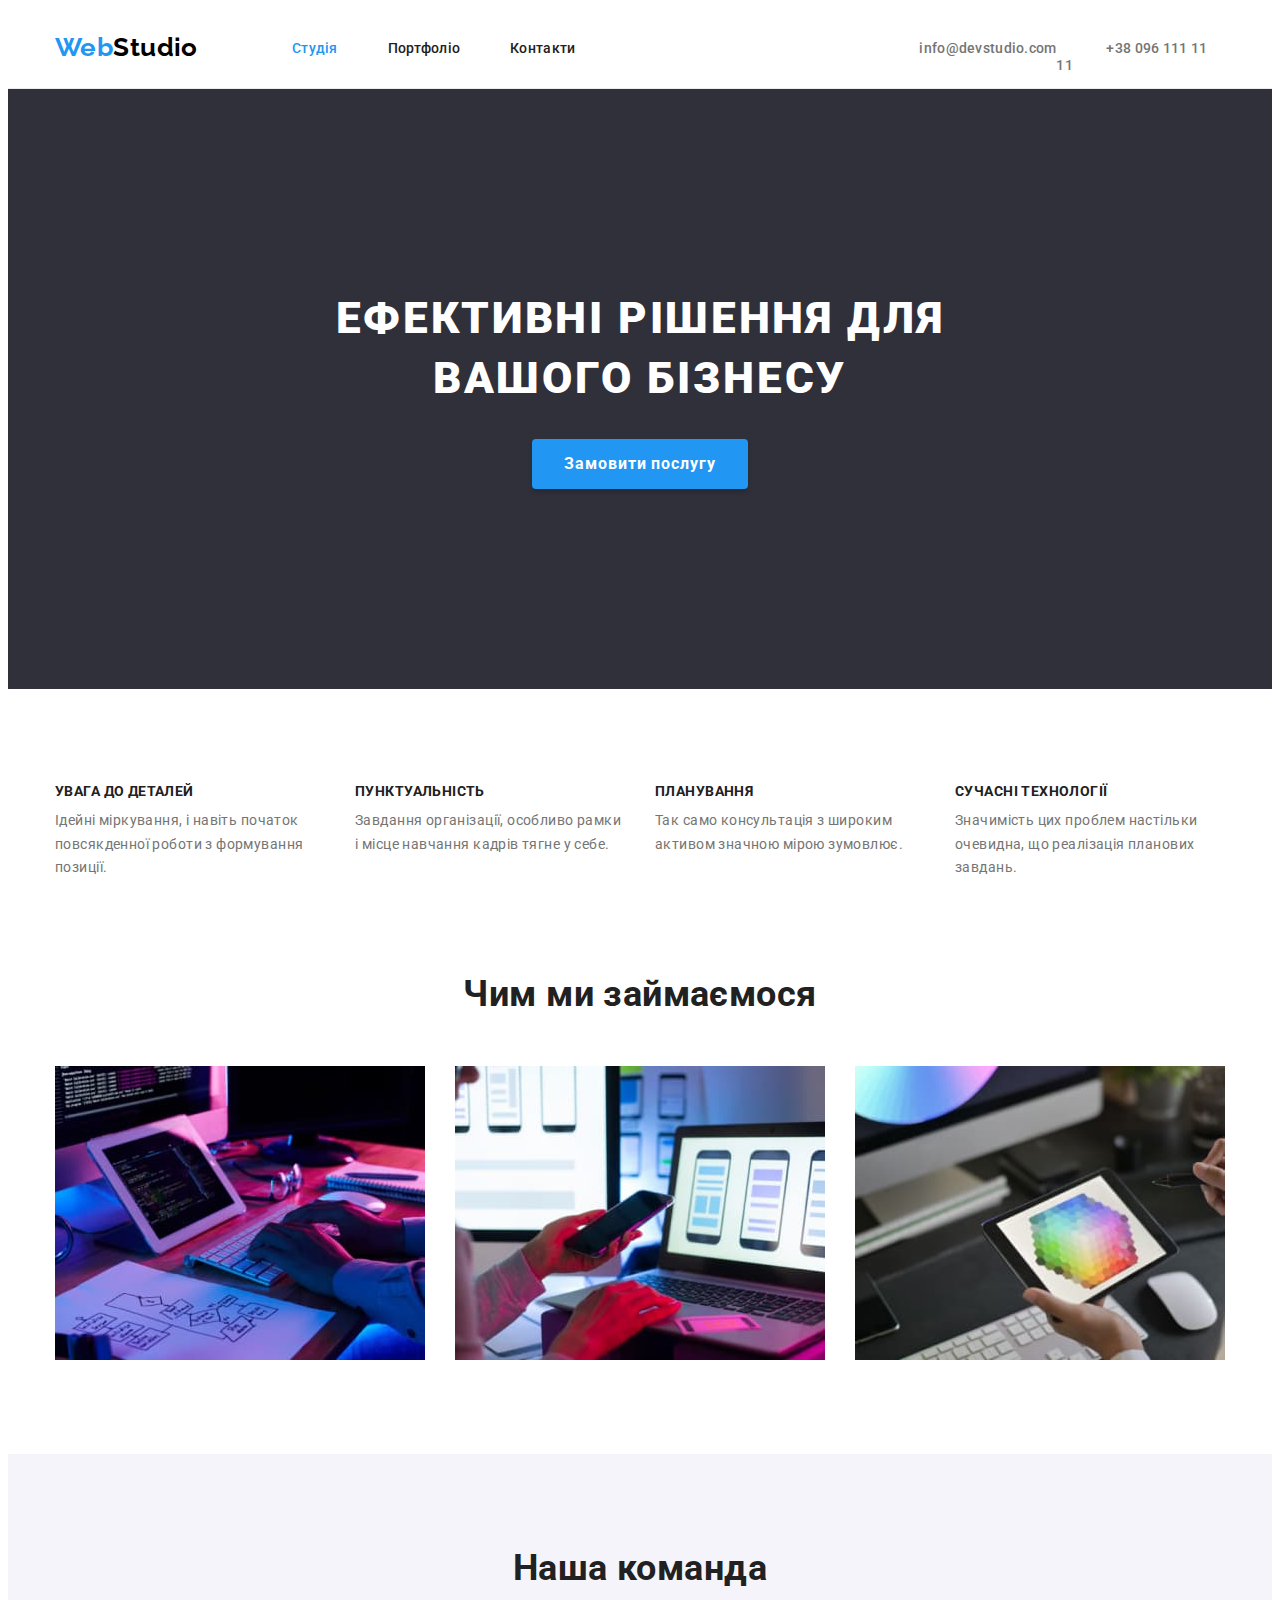
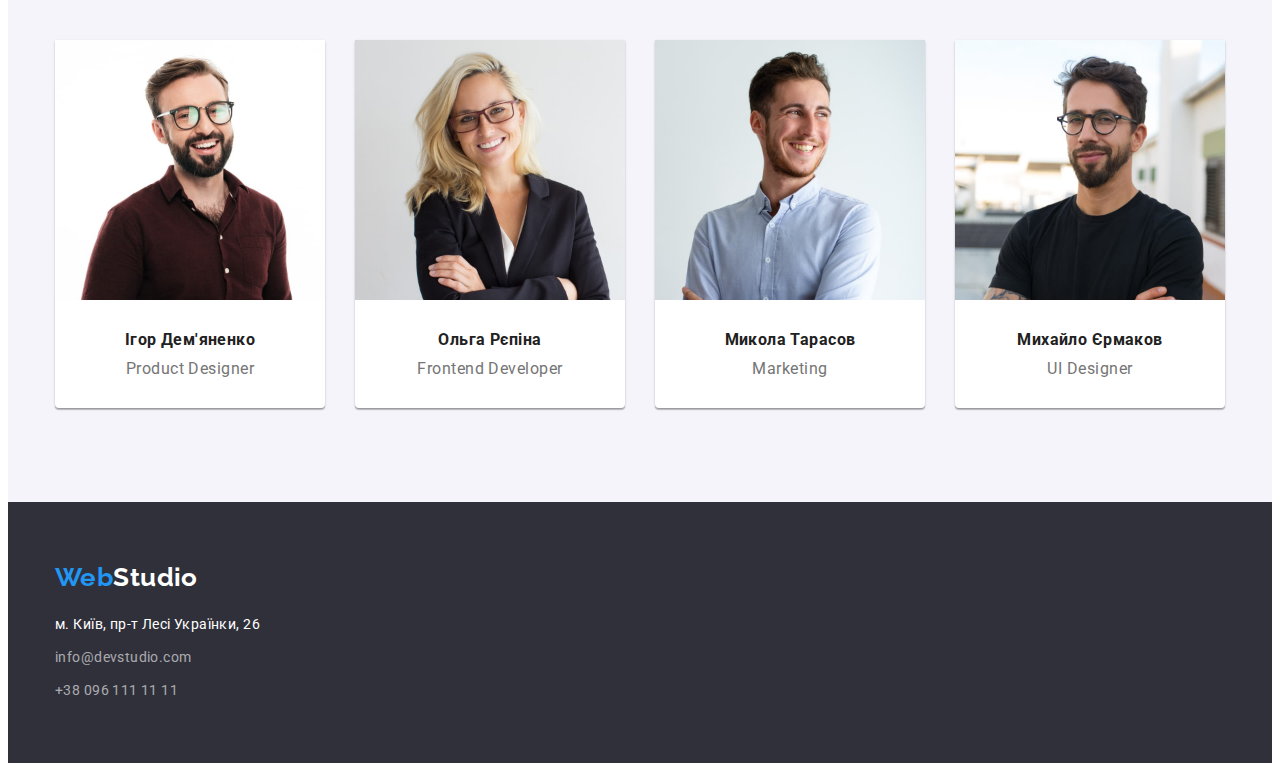
<file: index.html>
<!DOCTYPE html>
<html lang="uk">
  <head>
    <meta charset="UTF-8" />
    <meta http-equiv="X-UA-Compatible" content="IE=edge" />
    <meta
      name="viewport"
      content="width=device-width, initial-scale=1.0"
    />
    <link rel="stylesheet" href="./css/styles.css" />
    <link
      rel="stylesheet"
      href="https://cdnjs.cloudflare.com/ajax/libs/modern-normalize/1.1.0/modern-normalize.min.css"
      integrity="sha512-wpPYUAdjBVSE4KJnH1VR1HeZfpl1ub8YT/NKx4PuQ5NmX2tKuGu6U/JRp5y+Y8XG2tV+wKQpNHVUX03MfMFn9Q=="
      crossorigin="anonymous"
      referrerpolicy="no-referrer"
    />
    <link
      href="https://fonts.googleapis.com/css2?family=Raleway:wght@700&family=Roboto:wght@400;500;700;900&display=swap"
      rel="stylesheet"
    />
    <title>WebStudio</title>
  </head>
  <body id="body">
    <!-- header -->
    <header>
      <div class="content-container content-display">
        <a href="./index.html" class="icon-link top-icon"
          ><span class="half-icon">Web</span
          ><span class="second-half-top">Studio</span></a
        >
        <nav>
          <ul class="list-string list top-list navigation">
            <li>
              <a
                href="./index.html"
                class="link-aktive link navigation-style"
                >Студія</a
              >
            </li>
            <li>
              <a
                href="./portfolio.html"
                class="link navigation-style"
                >Портфоліо</a
              >
            </li>
            <li>
              <a href="#" class="navigation-style link"
                >Контакти</a
              >
            </li>
          </ul>
        </nav>
        <ul class="list-string list top-list contacts">
          <li>
            <a
              href="mailto:info@devstudio.com"
              class="contact-link-top link"
              >info@devstudio.com</a
            >
          </li>
          <li>
            <a
              href="tel:+380961111111"
              class="contact-link-top link top-phone"
              >+38 096 111 11 11</a
            >
          </li>
        </ul>
      </div>
    </header>
    <!-- hero -->
    <main>
      <section class="product">
        <div class="content-container">
          <h1 class="product-advertising">
            Ефективні рішення для вашого бізнесу
          </h1>
          <button type="button" class="sell">
            Замовити послугу
          </button>
        </div>
      </section>
      <!-- about -->
      <section class="section">
        <div class="content-container">
          <h2 class="visually-hidden">
            цей тег потрібно буде приховати
          </h2>
          <ul class="list-string list">
            <li class="benefits">
              <h3 class="benefits-name">
                УВАГА ДО ДЕТАЛЕЙ
              </h3>
              <p class="explanation">
                Ідейні міркування, i навіть початок<br />
                повсякденної роботи з формування<br />
                позиції.
              </p>
            </li>
            <li class="benefits">
              <h3 class="benefits-name">ПУНКТУАЛЬНІСТЬ</h3>
              <p class="explanation">
                Завдання організації, особливо рамки<br />
                i місце навчання кадрів тягне у себе.
              </p>
            </li>
            <li class="benefits">
              <h3 class="benefits-name">ПЛАНУВАННЯ</h3>
              <p class="explanation">
                Так само консультація з широким<br />
                активом значною мірою зумовлює.
              </p>
            </li>
            <li class="benefits">
              <h3 class="benefits-name">
                СУЧАСНІ ТЕХНОЛОГІЇ
              </h3>
              <p class="explanation">
                Значимість цих проблем настільки<br />
                очевидна, що реалізація планових<br />
                завдань.
              </p>
            </li>
          </ul>
        </div>
      </section>
      <section class="about">
        <div class="content-container">
          <h2 class="micro-header">Чим ми займаємося</h2>
          <ul class="list-string list list-photo-do">
            <li>
              <img
                src="./imiges/coding_for_computer.jpg"
                alt="написання кода для компьютера"
                width="370"
              />
            </li>
            <li>
              <img
                src="./imiges/coding_for_phone.jpg"
                alt="написання кода для телефона"
                width="370"
              />
            </li>
            <li>
              <img
                src="./imiges/coding_for_tablet.jpg"
                alt="написання кода для планшетів"
                width="370"
              />
            </li>
          </ul>
        </div>
      </section>
      <!-- about-team -->
      <section class="team section">
        <div class="content-container">
          <h2 class="micro-header">Наша команда</h2>
          <ul class="list-string list list-photo-masters">
            <li>
              <img
                src="./imiges/igor.jpg"
                alt="фото Ігор Дем'яненко"
                width="270"
              />
              <div class="employee-position">
                <h3>Ігор Дем'яненко</h3>
                <p>Product Designer</p>
              </div>
            </li>
            <li>
              <img
                src="./imiges/olga.jpg"
                alt="фото Ольга Рєпіна"
                width="270"
              />
              <div class="employee-position">
                <h3>Ольга Рєпіна</h3>
                <p>Frontend Developer</p>
              </div>
            </li>
            <li>
              <img
                src="./imiges/mukola.jpg"
                alt="фото Микола Тарасов"
                width="270"
              />
              <div class="employee-position">
                <h3>Микола Тарасов</h3>
                <p>Marketing</p>
              </div>
            </li>
            <li>
              <img
                src="./imiges/muhail.jpg"
                alt="фото Михайло Єрмаков"
                width="270"
              />
              <div class="employee-position">
                <h3>Михайло Єрмаков</h3>
                <p>UI Designer</p>
              </div>
            </li>
          </ul>
        </div>
      </section>
    </main>
    <!-- footer -->
    <footer>
      <div class="content-container">
        <a href="./index.html" class="icon-link"
          ><span class="half-icon">Web</span
          ><span class="second-half-bottom">Studio</span></a
        >
        <address>
          <ul class="list addres-list">
            <li class="addres-item">
              <a
                href="https://goo.gl/maps/ePnTD5v6CN75cSG8A"
                target="_blank"
                rel="noopener noreferrer nofollow"
                class="adres-link link"
                >м. Київ, пр-т Лесі Українки, 26</a
              >
            </li>
            <li class="addres-item">
              <a
                href="mailto:info@devstudio.com"
                class="contact-link-bottom link"
                >info@devstudio.com</a
              >
            </li>
            <li class="addres-item">
              <a
                href="tel:+380961111111"
                class="contact-link-bottom link"
                >+38 096 111 11 11</a
              >
            </li>
          </ul>
        </address>
      </div>
    </footer>
  </body>
</html>
</file>
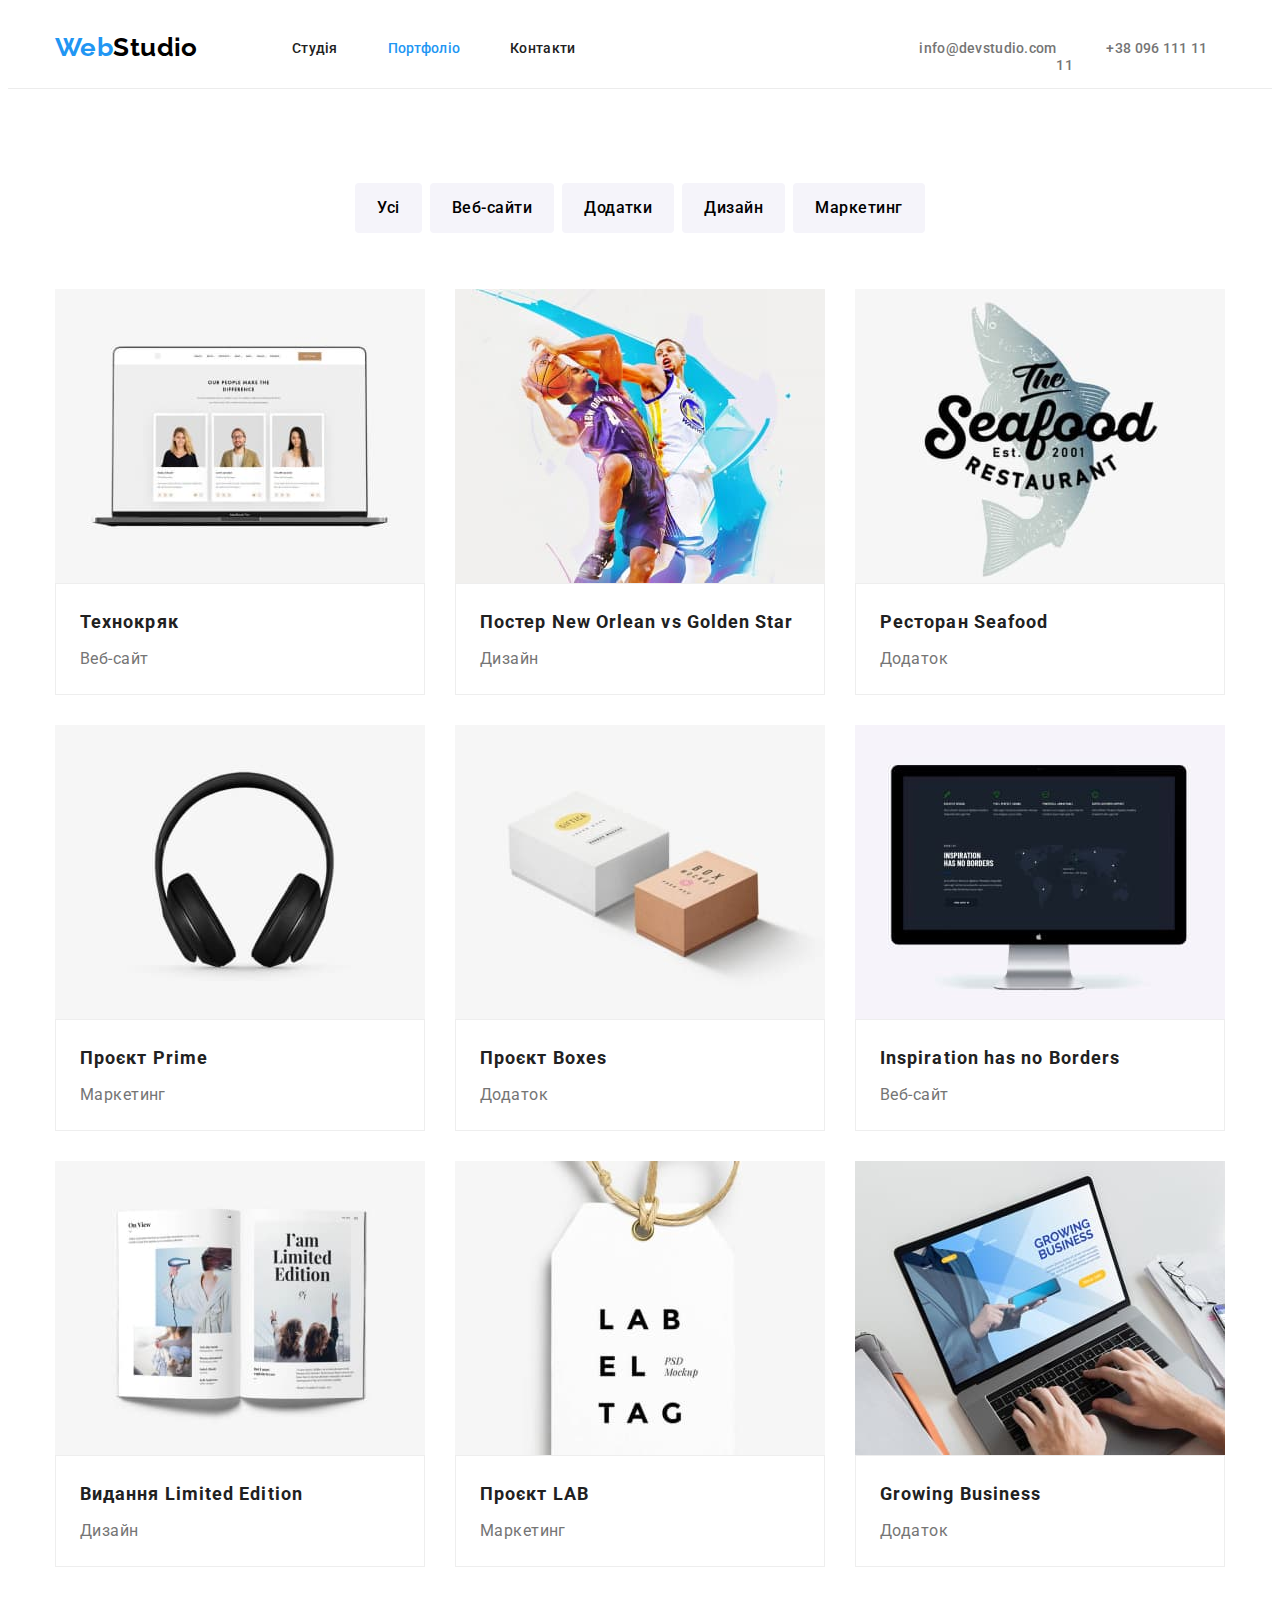
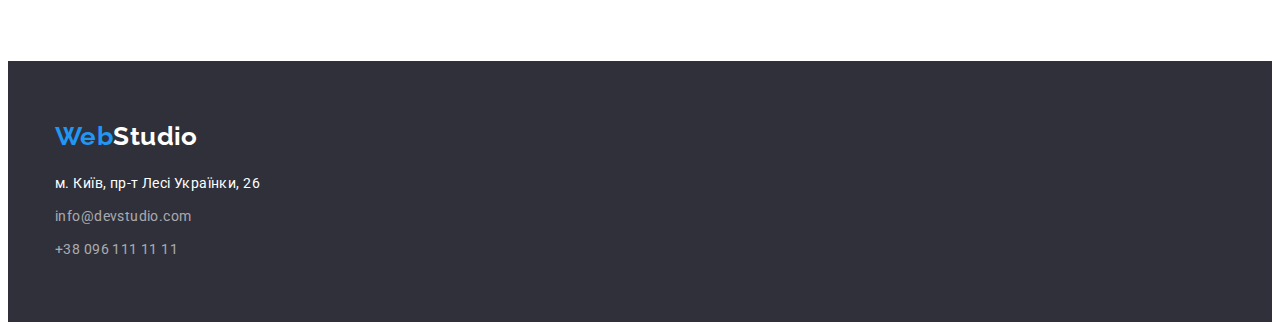
<file: portfolio.html>
<!DOCTYPE html>
<html lang="uk">
  <head>
    <meta charset="UTF-8" />
    <meta http-equiv="X-UA-Compatible" content="IE=edge" />
    <meta
      name="viewport"
      content="width=device-width, initial-scale=1.0"
    />
    <link rel="stylesheet" href="./css/styles.css" />
    <link
      rel="stylesheet"
      href="https://cdnjs.cloudflare.com/ajax/libs/modern-normalize/1.1.0/modern-normalize.min.css"
      integrity="sha512-wpPYUAdjBVSE4KJnH1VR1HeZfpl1ub8YT/NKx4PuQ5NmX2tKuGu6U/JRp5y+Y8XG2tV+wKQpNHVUX03MfMFn9Q=="
      crossorigin="anonymous"
      referrerpolicy="no-referrer"
    />
    <link
      href="https://fonts.googleapis.com/css2?family=Raleway:wght@700&family=Roboto:wght@400;500;700;900&display=swap"
      rel="stylesheet"
    />
    <title>Портфоліо</title>
  </head>
  <body id="body">
    <!-- header -->
    <header>
      <div class="content-container content-display">
        <a href="./index.html" class="icon-link top-icon"
          ><span class="half-icon">Web</span
          ><span class="second-half-top">Studio</span></a
        >
        <nav>
          <ul class="list-string list top-list navigation">
            <li>
              <a
                href="./index.html"
                class="navigation-style link"
                >Студія</a
              >
            </li>
            <li>
              <a
                href="./portfolio.html"
                class="link-aktive link navigation-style"
                >Портфоліо</a
              >
            </li>
            <li>
              <a href="#" class="navigation-style link"
                >Контакти</a
              >
            </li>
          </ul>
        </nav>
        <ul class="list-string list top-list contacts">
          <li>
            <a
              href="mailto:info@devstudio.com"
              class="contact-link-top link"
              >info@devstudio.com</a
            >
          </li>
          <li>
            <a
              href="tel:+380961111111"
              class="contact-link-top link top-phone"
              >+38 096 111 11 11</a
            >
          </li>
        </ul>
      </div>
    </header>
    <!-- hero -->
    <main>
      <section class="section">
        <div class="content-container">
          <h1 class="visually-hidden">приклади робот</h1>
          <ul class="list list-sorting">
            <li>
              <button type="button" class="sorting-button">
                Усі
              </button>
            </li>
            <li>
              <button type="button" class="sorting-button">
                Веб-сайти
              </button>
            </li>
            <li>
              <button type="button" class="sorting-button">
                Додатки
              </button>
            </li>
            <li>
              <button type="button" class="sorting-button">
                Дизайн
              </button>
            </li>
            <li>
              <button type="button" class="sorting-button">
                Маркетинг
              </button>
            </li>
          </ul>
          <ul class="list list-examples">
            <li>
              <a href="#" class="link-example">
                <img
                  src="./imiges/tehnokrack.jpg"
                  alt="сайт для технокряк"
                  width="370"
                />
                <div class="example-description">
                  <h2 class="name-example">Технокряк</h2>
                  <p class="type-example">Веб-сайт</p>
                </div></a
              >
            </li>
            <li>
              <a href="#" class="link-example">
                <img
                  src="./imiges/poster.jpg"
                  alt="басктболісти на постері"
                  width="370"
                />
                <div class="example-description">
                  <h2 class="name-example">
                    Постер New Orlean vs Golden Star
                  </h2>
                  <p class="type-example">Дизайн</p>
                </div></a
              >
            </li>
            <li>
              <a href="#" class="link-example">
                <img
                  src="./imiges/seafood.jpg"
                  alt="логотип ресторана"
                  width="370"
                />
                <div class="example-description">
                  <h2 class="name-example">
                    Ресторан Seafood
                  </h2>
                  <p class="type-example">Додаток</p>
                </div></a
              >
            </li>
            <li>
              <a href="#" class="link-example">
                <img
                  src="./imiges/project-prime.jpg"
                  alt="навушники"
                  width="370"
                />
                <div class="example-description">
                  <h2 class="name-example">Проєкт Prime</h2>
                  <p class="type-example">Маркетинг</p>
                </div></a
              >
            </li>
            <li>
              <a href="#" class="link-example">
                <img
                  src="./imiges/project-box.jpg"
                  alt="коробки"
                  width="370"
                />
                <div class="example-description">
                  <h2 class="name-example">Проєкт Boxes</h2>
                  <p class="type-example">Додаток</p>
                </div></a
              >
            </li>
            <li>
              <a href="#" class="link-example">
                <img
                  src="./imiges/inspiration-has-no-borders.jpg"
                  alt="сайт"
                  width="370"
                />
                <div class="example-description">
                  <h2 class="name-example">
                    Inspiration has no Borders
                  </h2>
                  <p class="type-example">Веб-сайт</p>
                </div></a
              >
            </li>
            <li>
              <a href="#" class="link-example">
                <img
                  src="./imiges/limited-edition.jpg"
                  alt="зображення книги"
                  width="370"
                />
                <div class="example-description">
                  <h2 class="name-example">
                    Видання Limited Edition
                  </h2>
                  <p class="type-example">Дизайн</p>
                </div></a
              >
            </li>
            <li>
              <a href="#" class="link-example">
                <img
                  src="./imiges/project-lab.jpg"
                  alt="бірка"
                  width="370"
                />
                <div class="example-description">
                  <h2 class="name-example">Проєкт LAB</h2>
                  <p class="type-example">Маркетинг</p>
                </div></a
              >
            </li>
            <li>
              <a href="#" class="link-example">
                <img
                  src="./imiges/growing-business.jpg"
                  alt="сторінка додатку"
                  width="370"
                />
                <div class="example-description">
                  <h2 class="name-example">
                    Growing Business
                  </h2>
                  <p class="type-example">Додаток</p>
                </div></a
              >
            </li>
          </ul>
        </div>
      </section>
    </main>
    <!-- footer -->
    <footer>
      <div class="content-container">
        <a href="./index.html" class="icon-link"
          ><span class="half-icon">Web</span
          ><span class="second-half-bottom">Studio</span></a
        >
        <address>
          <ul class="list addres-list">
            <li class="addres-item">
              <a
                href="https://goo.gl/maps/ePnTD5v6CN75cSG8A"
                target="_blank"
                rel="noopener noreferrer nofollow"
                class="adres-link link"
                >м. Київ, пр-т Лесі Українки, 26</a
              >
            </li>
            <li class="addres-item">
              <a
                href="mailto:info@devstudio.com"
                class="contact-link-bottom link"
                >info@devstudio.com</a
              >
            </li>
            <li class="addres-item">
              <a
                href="tel:+380961111111"
                class="contact-link-bottom link"
                >+38 096 111 11 11</a
              >
            </li>
          </ul>
        </address>
      </div>
    </footer>
  </body>
</html>
</file>
<file: css/styles.css>
:root {
  --sup-color: #757575;
  --revers-color: #ffffff;
  --main-color: #212121;
}

/* * {
  outline: 3px solid blue ;
} */

button {
  border: none;
}

html {
  box-sizing: border-box;
}

*,
*::after,
*::before {
  box-sizing: inherit;
}

h1,
h2,
h3,
h4,
h5,
h6,
p {
  margin-top: 0;
  margin-bottom: 0;
}

img {
  display: block;
  max-width: 100%;
  height: auto;
}

#body {
  color: var(--main-color);
  font-family: Roboto, sans-serif;
  font-size: 14px;
  background-color: var(--revers-color);
  letter-spacing: 0.03em;
}

* {
  /* font-family: Roboto, Oxygen, Ubuntu, Cantarell, 'Open Sans', 'Helvetica Neue', sans-serif; */
}

/* header-footer */
header {
  border-bottom: 1px solid #ececec;
}

.content-container {
  width: 1200px;
  margin: 0 auto;
  padding: 0 15px;
}

.content-display {
  display: flex;
}

.list {
  list-style: none;
  margin: 0;
  padding: 0;
  box-sizing: content-box;
}

.icon-link,
.link,
.link-example {
  text-decoration: none;
  color: var(--main-color);
}

.link-aktive,
.link:hover,
.link:focus {
  color: #2196f3;
}

.navigation li + li {
  margin-left: 50px;
}

.navigation-style {
  font-weight: 500;
  font-size: 14px;
  line-height: 1.14;
  letter-spacing: 0.02em;
  padding-top: 32px;
  padding-bottom: 32px;
}

.top-phone {
  margin-left: 50px;
}

.top-list {
  margin-top: 32px;
}

.contacts {
  margin-left: 344px;
}

.top-icon {
  padding-top: 24px;
  padding-bottom: 25px;
  margin-right: 93px;
  width: 145px;
}

address {
  font-style: normal;
  margin-top: 20px;
}

.adres-link {
  font-size: 14px;
  line-height: 1.71;

  color: var(--revers-color);
}

.addres-item + .addres-item {
  margin-top: 9px;
}

.contact-link-bottom {
  font-size: 14px;
  line-height: 1.71;

  color: rgba(255, 255, 255, 0.6);
}

.contact-link-top {
  font-weight: 500;
  font-size: 14px;
  line-height: 1.14;
  letter-spacing: 0.02em;
  color: var(--sup-color);
  padding-top: 32px;
  padding-bottom: 32px;
}

.icon-link {
  font-family: "Raleway";
  font-weight: 700;
  font-size: 26px;
  line-height: 1.19;
}

.second-half-top {
  color: #000000;
}
.second-half-bottom {
  color: var(--revers-color);
}

.half-icon {
  color: #2196f3;
}

footer {
  background-color: #2f303a;
  padding-top: 60px;
  padding-bottom: 60px;
}

.product {
  background-color: #2f303a;
  padding-top: 200px;
  padding-bottom: 200px;
}

.product-advertising {
  font-weight: 900;
  font-size: 44px;
  line-height: 1.36;
  text-align: center;
  letter-spacing: 0.06em;
  text-transform: uppercase;
  color: var(--revers-color);
  margin: 0 auto 30px;
  width: 696px;
}

.product > .content-container {
  text-align: center;
}

.sell {
  min-width: 216px;
  min-height: 50px;
  display: inline-flex;
  justify-content: center;
  background-color: #2196f3;
  box-shadow: 0px 4px 4px rgba(0, 0, 0, 0.15);
  border-radius: 4px;
  cursor: pointer;

  font-family: inherit;
  font-weight: 700;
  font-size: 16px;
  line-height: 1.87;
  align-items: center;
  text-align: center;
  letter-spacing: 0.06em;
  color: var(--revers-color);
}

.sell:hover,
.sell:focus {
  background-color: #188ce8;
}

.list-string {
  display: flex;
}

.benefits {
  width: 270px;
}

.explanation {
  font-size: 14px;
  line-height: 1.71;
  color: var(--sup-color);
}

.micro-header {
  font-weight: 700;
  font-size: 36px;
  line-height: 1.16;
  text-align: center;
}

.benefits-name {
  font-weight: 700;
  font-size: 14px;
  line-height: calc(16 / 14);
  text-transform: uppercase;
  margin-bottom: 10px;
}

.benefits:not(:last-child) {
  margin-right: 30px;
}
.list-photo-do > li:not(:last-child),
.list-photo-masters > li:not(:last-child) {
  margin-right: 30px;
}

.list-photo-do {
  margin-top: 50px;
}

.list-photo-masters {
  margin-top: 50px;
}

.list-photo-masters > li > h3 {
  font-weight: 500;
  font-size: 16px;
  line-height: 1.18;
  text-align: center;
}

.list-photo-masters > li > p {
  font-size: 16px;
  line-height: 1.18;
  text-align: center;

  color: var(--sup-color);
}

.list-photo-masters > li {
  background: var(--revers-color);
  box-shadow: 0px 1px 3px rgba(0, 0, 0, 0.12),
    0px 1px 1px rgba(0, 0, 0, 0.14),
    0px 2px 1px rgba(0, 0, 0, 0.2);
  border-radius: 0px 0px 4px 4px;
}

.team {
  background-color: #f5f4fa;
}

.employee-position {
  padding-top: 30px;
  padding-bottom: 30px;
}

.employee-position > h3 {
  text-align: center;
  margin-bottom: 10px;
}

.employee-position > p {
  font-weight: 400;
  font-size: 16px;
  line-height: calc(19 / 16);
  text-align: center;
  letter-spacing: 0.03em;
  color: var(--sup-color);
}

.section {
  padding: 94px 0;
}
.about {
  padding-bottom: 94px;
}
/* portfolio */

.list-sorting {
  display: flex;
  align-content: center;
  justify-content: center;
  margin-bottom: 56px;
}

.list-sorting > li:not(:last-child) {
  margin-right: 8px;
}

.sorting-button {
  height: 38px;
  background-color: #f5f4fa;
  border-radius: 4px;
  padding: 6px 22px;

  font-weight: 500;
  font-size: 16px;
  line-height: 1.625;
  text-align: center;
  font-family: inherit;
  cursor: pointer;
  letter-spacing: 0.03em;
}

.sorting-button:hover,
.sorting-button:focus {
  height: 38px;
  background-color: #188ce8;
  box-shadow: 0px 3px 1px rgba(0, 0, 0, 0.1),
    0px 1px 2px rgba(0, 0, 0, 0.08),
    0px 2px 2px rgba(0, 0, 0, 0.12);
  border-radius: 4px;

  font-weight: 500;
  font-size: 16px;
  line-height: 1.625;
  text-align: center;
  color: var(--revers-color);
}

.list-examples {
  display: flex;
  flex-wrap: wrap;
  gap: 30px;
}

.list-examples > li {
  box-sizing: border-box;
  background: var(--revers-color);
}

.example-description {
  background: var(--revers-color);
  border: 1px solid #eeeeee;
  width: 370 px;
  padding-top: 20px;
  padding-bottom: 20px;
  padding-left: 24px;
}

.name-example {
  display: block;
  font-weight: 700;
  font-size: 18px;
  line-height: 2;
  letter-spacing: 0.06em;
  margin-bottom: 4px;
}

.type-example {
  display: block;
  font-size: 16px;
  line-height: 1.875;

  color: var(--sup-color);
}

.visually-hidden {
  position: absolute;
  width: 1px;
  height: 1px;
  margin: -1px;
  border: 0;
  padding: 0;

  white-space: nowrap;
  clip-path: inset(100%);
  clip: rect(0 0 0 0);
  overflow: hidden;
}
</file>
